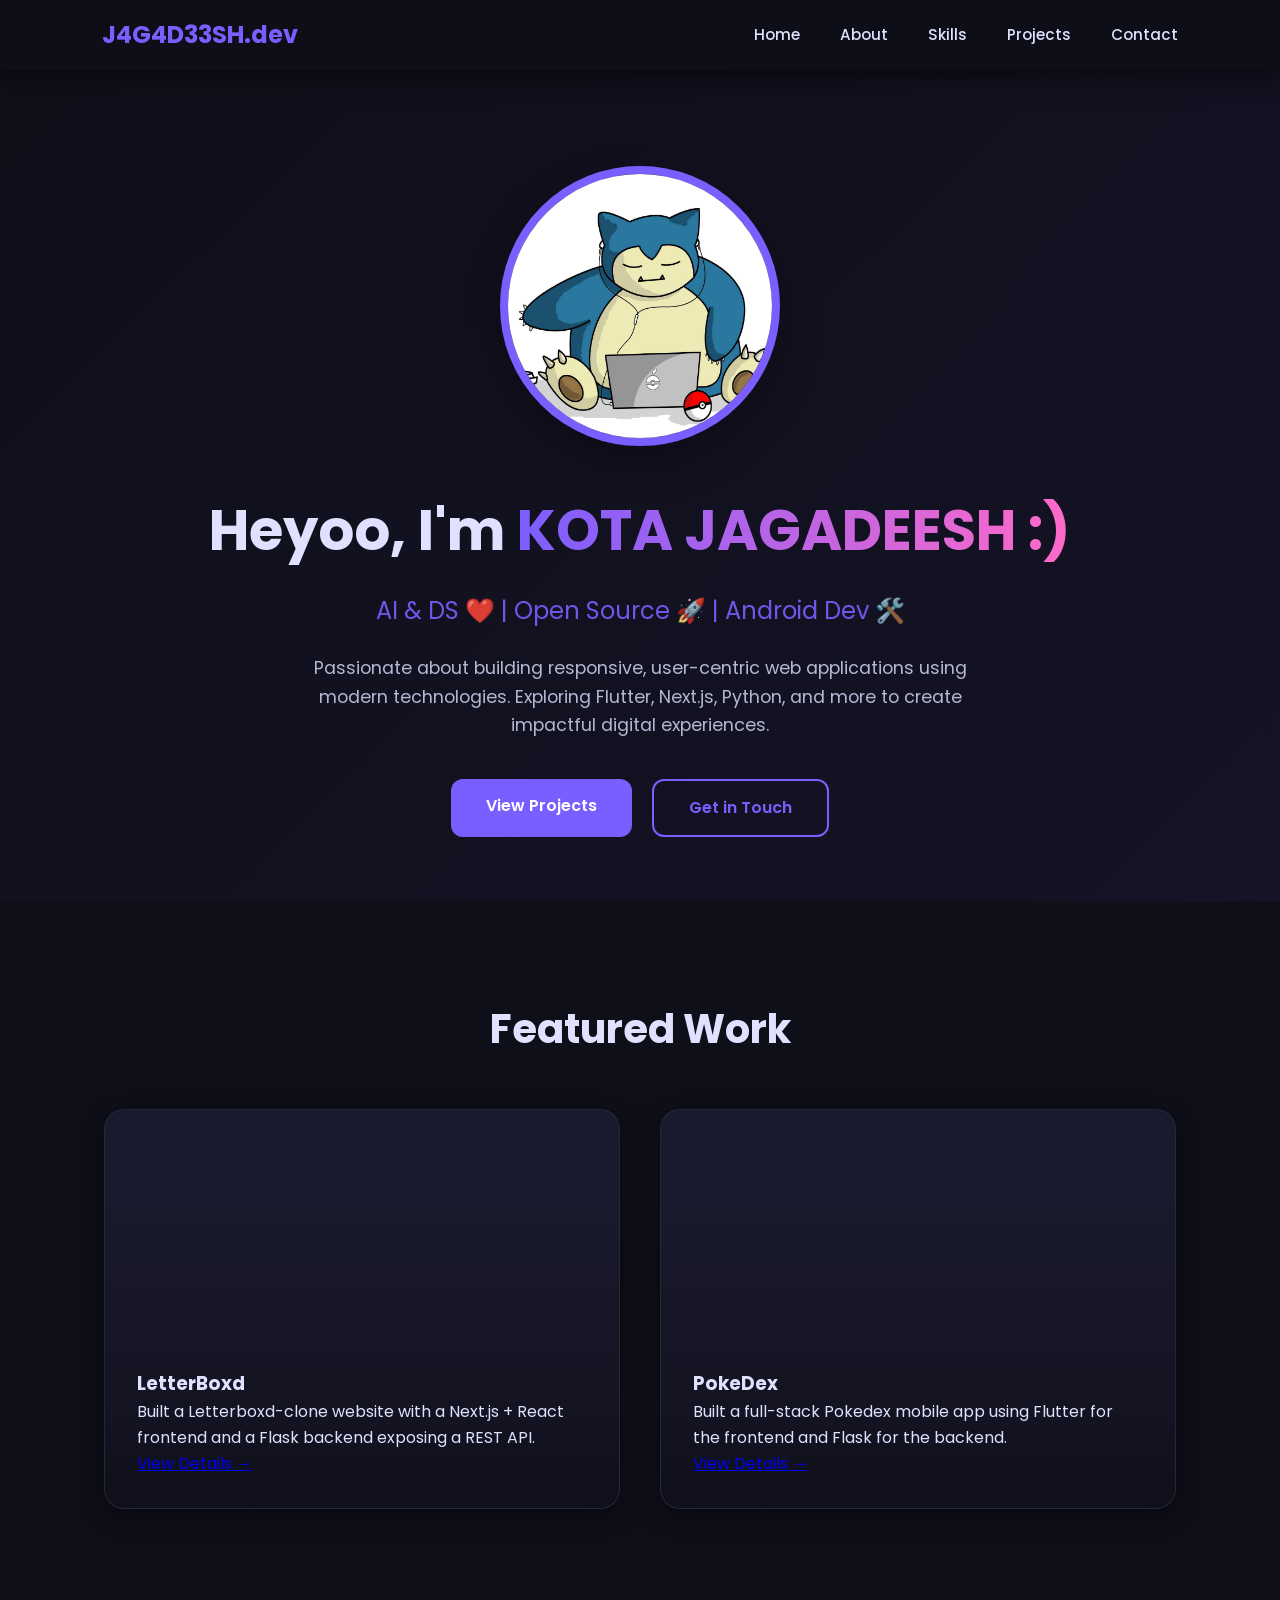
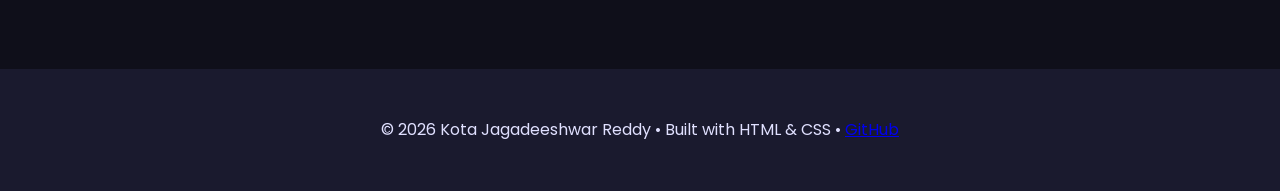
<file: index.html>
<!DOCTYPE html>
<html lang="en">
<head>
    <meta charset="UTF-8">
    <meta name="viewport" content="width=device-width, initial-scale=1.0">
    <title>Kota Jagadeesh - Portfolio</title>
    <link href="https://fonts.googleapis.com/css2?family=Poppins:wght@400;500;600;700&display=swap" rel="stylesheet">
    <link rel="stylesheet" href="css/style-core.css">
    <link rel="stylesheet" href="css/style.css">
</head>
<body class="dark"> 
    <nav>
    <div class="brand">J4G4D33SH<span>.dev</span></div>
    
    <input type="checkbox" id="menu-toggle">
    <label for="menu-toggle" class="hamburger">☰</label>

    <div class="nav-links">
        <a href="index.html">Home</a>
        <a href="about.html">About</a>
        <a href="skills.html">Skills</a>
        <a href="projects.html">Projects</a>
        <a href="contact.html">Contact</a>
    </div>
</nav>

<section class="hero">
    <div class="hero-content">
        <div class="profile-container">
            <div class="profile-wrapper">
                <img src="assets/SNORLAX.png" alt="Kota Jagadeeshwar Reddy" class="profile-pic">
                <div class="ripple-layer"></div>
            </div>
        </div>

        <h1 class="hero-title">
            Heyoo, I'm <span>KOTA JAGADEESH :) </span>
        </h1>
        <p class="hero-subtitle">
    AI & DS ❤️ | Open Source 🚀 | Android Dev 🛠️</p>
        <p class="hero-description">
            Passionate about building responsive, user-centric web applications using modern technologies. 
            Exploring Flutter, Next.js, Python, and more to create impactful digital experiences.
        </p>

        <div class="hero-buttons">
            <a href="projects.html" class="btn primary">View Projects</a>
            <a href="contact.html" class="btn secondary">Get in Touch</a>
        </div>
    </div>
</section>

<section class="featured">
    <h2>Featured Work</h2>
    <div class="featured-grid">
        
        <div class="featured-card" 
             style="background-image: url('https://images.unsplash.com/photo-1518676590629-3dcbd9c5a5c9?ixlib=rb-4.0.3&auto=format&fit=crop&w=1974&q=80');">
            <div class="card-overlay">
                <h3>LetterBoxd</h3>
                <p>Built a Letterboxd-clone website with a Next.js + React frontend and a Flask backend exposing a REST API.</p>
                <a href="https://github.com/Kota-Jagadeesh/LetterBoxd" class="card-link" target="_blank">View Details →</a>
            </div>
        </div>

        <div class="featured-card" 
             style="background-image: url('https://images.unsplash.com/photo-1638613067237-b1127ef06c00?q=80&w=1632&auto=format&fit=crop&ixlib=rb-4.1.0&ixid=M3wxMjA3fDB8MHxwaG90by1wYWdlfHx8fGVufDB8fHx8fA%3D%3D');">
            <div class="card-overlay">
                <h3>PokeDex</h3>
                <p>Built a full-stack Pokedex mobile app using Flutter for the frontend and Flask for the backend.</p>
                <a href="https://github.com/Kota-Jagadeesh/Pok-Codex" class="card-link" target="_blank">View Details →</a>
            </div>
        </div>

    </div>
</section>

<footer>
    <p>© 2026 Kota Jagadeeshwar Reddy • Built with HTML & CSS • <a href="https://github.com/kota-jagadeesh" target="_blank">GitHub</a></p>
</footer>

</body>
</html>
</file>
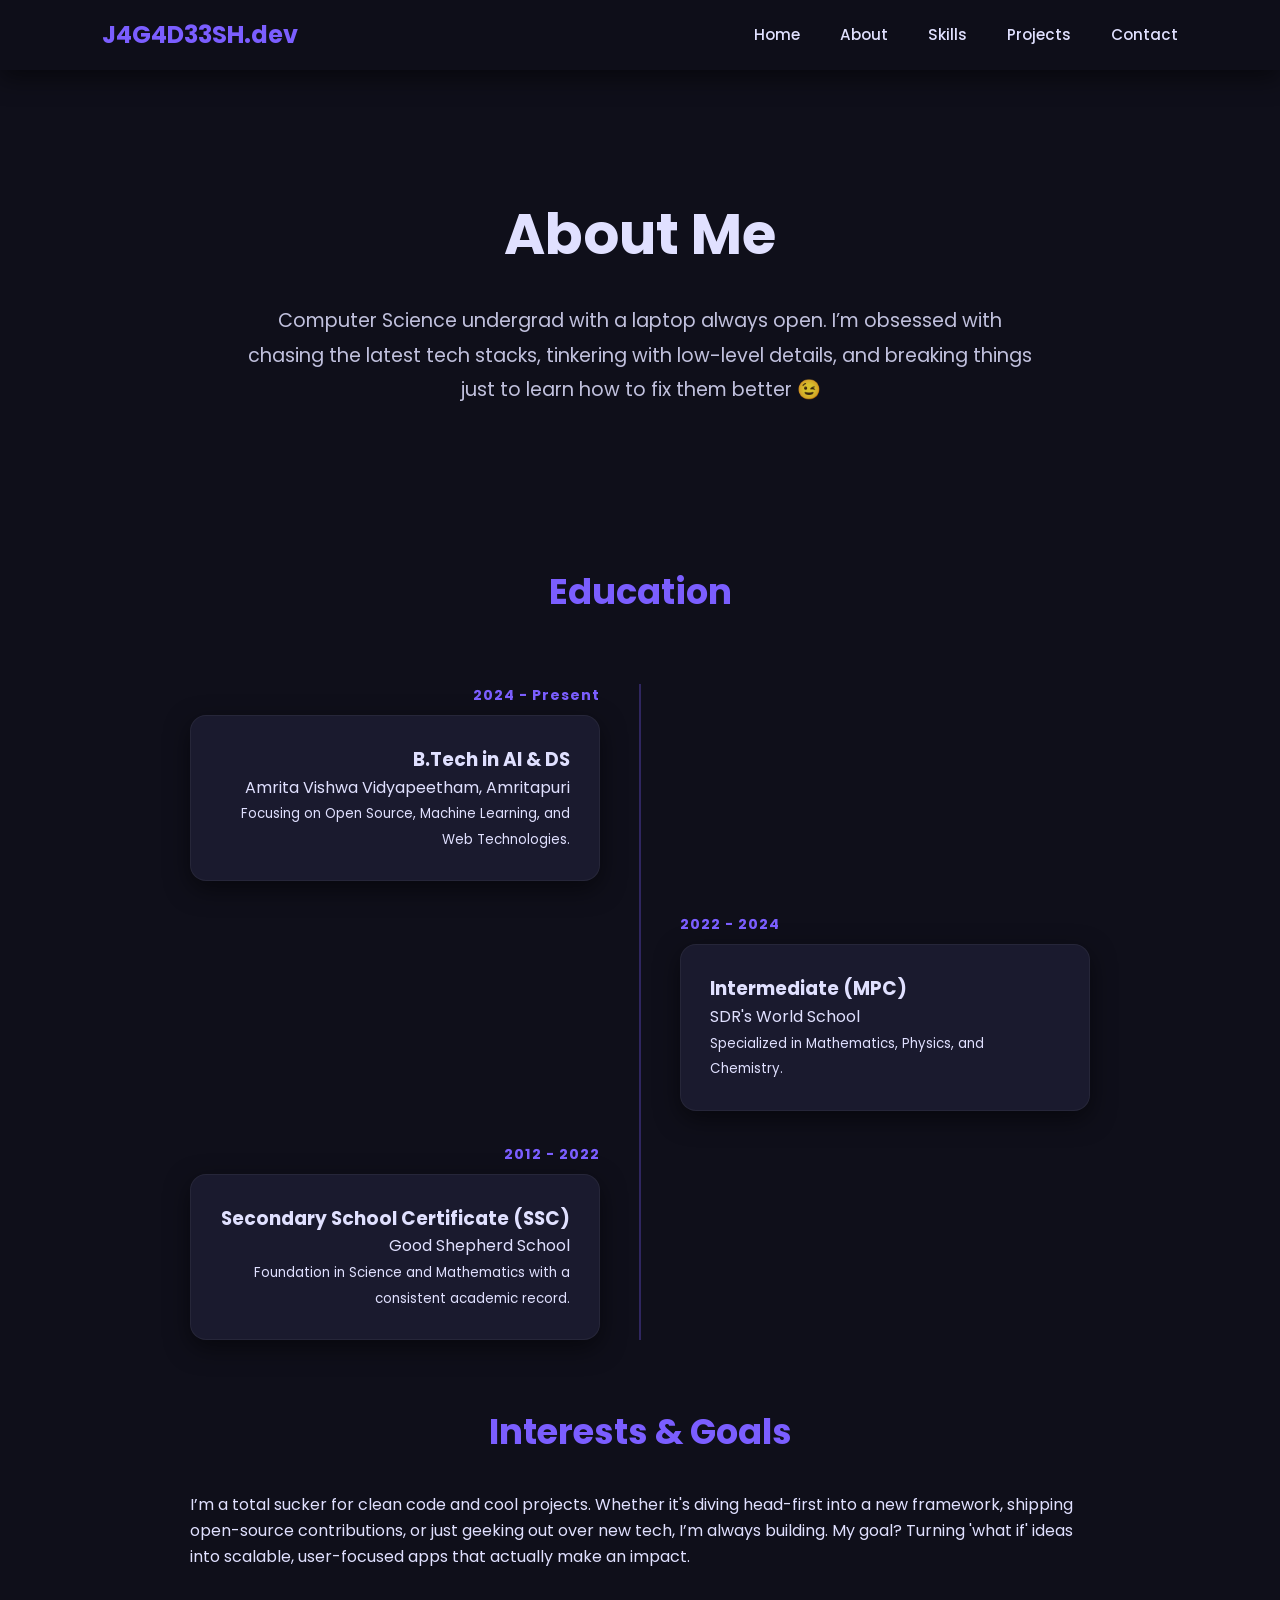
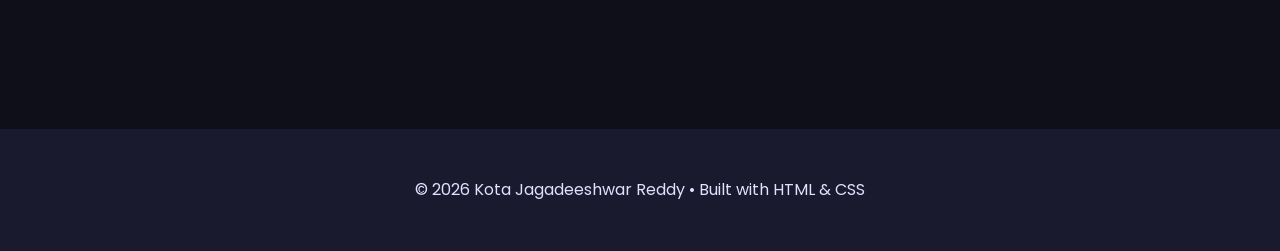
<file: about.html>
<!DOCTYPE html>
<html lang="en">
<head>
    <meta charset="UTF-8">
    <meta name="viewport" content="width=device-width, initial-scale=1.0">
    <title>About - Kota Jagadeeshwar Reddy</title>
    <link href="https://fonts.googleapis.com/css2?family=Poppins:wght@400;500;600;700&display=swap" rel="stylesheet">
    <link rel="stylesheet" href="css/style-core.css">
    <link rel="stylesheet" href="css/about.css">
</head>
<body class="dark"> 
    <nav>
    <div class="brand">J4G4D33SH<span>.dev</span></div>
    
    <input type="checkbox" id="menu-toggle" hidden>
    <label for="menu-toggle" class="hamburger">☰</label>

    <div class="nav-links">
        <a href="index.html">Home</a>
        <a href="about.html">About</a>
        <a href="skills.html">Skills</a>
        <a href="projects.html">Projects</a>
        <a href="contact.html">Contact</a>
    </div>
</nav>

<section class="about-hero">
    <div class="about-content">
        <h1>About Me</h1>
        <p class="lead">
            Computer Science undergrad with a laptop always open. I’m obsessed with chasing the latest tech stacks, tinkering with low-level details, and breaking things just to learn how to fix them better 😉
        </p>
    </div>
</section>

<section class="about-section">
    <div class="container">
        <h2>Education</h2>
        <div class="timeline">
            <div class="timeline-item">
                <div class="timeline-date">2024 - Present</div>
                <div class="timeline-content">
                    <h3>B.Tech in AI & DS</h3>
                    <p>Amrita Vishwa Vidyapeetham, Amritapuri</p>
                    <small>Focusing on Open Source, Machine Learning, and Web Technologies.</small>
                </div>
            </div>

            <div class="timeline-item">
                <div class="timeline-date">2022 - 2024</div>
                <div class="timeline-content">
                    <h3>Intermediate (MPC)</h3>
                    <p>SDR's World School</p>
                    <small>Specialized in Mathematics, Physics, and Chemistry.</small>
                </div>
            </div>

            <div class="timeline-item">
                <div class="timeline-date">2012 - 2022</div>
                <div class="timeline-content">
                    <h3>Secondary School Certificate (SSC)</h3>
                    <p>Good Shepherd School</p>
                    <small>Foundation in Science and Mathematics with a consistent academic record.</small>
                </div>
            </div>
        </div>

        <h2>Interests & Goals</h2>
        <p>I’m a total sucker for clean code and cool projects. Whether it's diving head-first into a new framework, shipping open-source contributions, or just geeking out over new tech, I’m always building. My goal? Turning 'what if' ideas into scalable, user-focused apps that actually make an impact.</p>
    </div>
</section>

<footer>
    <p>© 2026 Kota Jagadeeshwar Reddy • Built with HTML & CSS</p>
</footer>

</body>
</html>
</file>
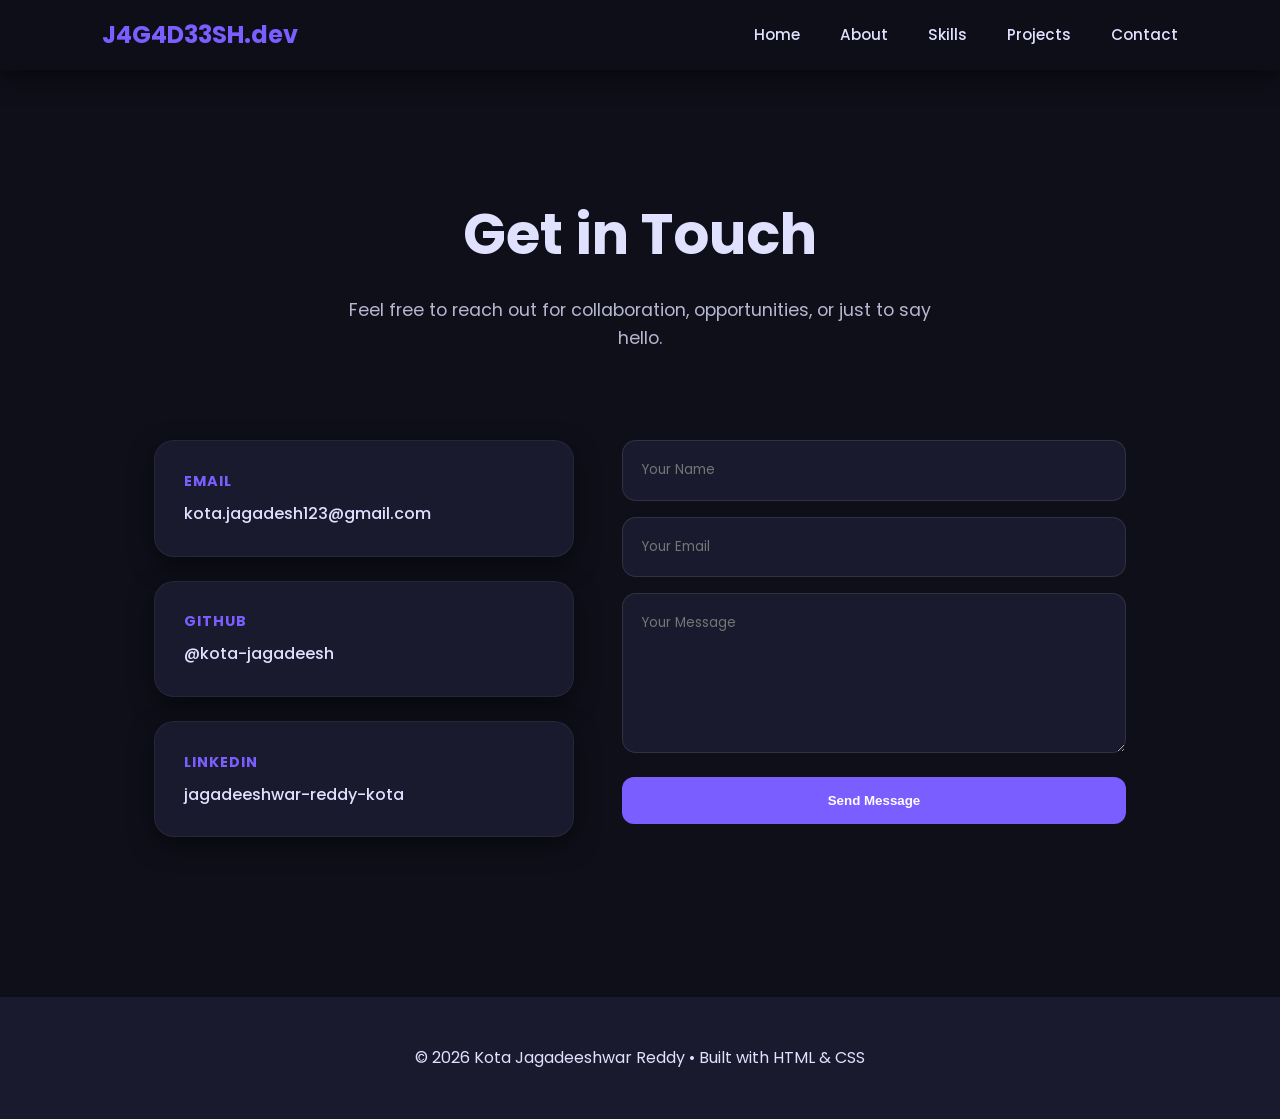
<file: contact.html>
<!DOCTYPE html>
<html lang="en">
<head>
    <meta charset="UTF-8">
    <meta name="viewport" content="width=device-width, initial-scale=1.0">
    <title>Contact - Kota Jagadeeshwar Reddy</title>
    <link href="https://fonts.googleapis.com/css2?family=Poppins:wght@400;500;600;700&display=swap" rel="stylesheet">
    <link rel="stylesheet" href="css/style-core.css">
    <link rel="stylesheet" href="css/contact.css">
</head>
<body class="dark"> 

    <nav>
    <div class="brand">J4G4D33SH<span>.dev</span></div>
    
    <input type="checkbox" id="menu-toggle" hidden>
    <label for="menu-toggle" class="hamburger">☰</label>

    <div class="nav-links">
        <a href="index.html">Home</a>
        <a href="about.html">About</a>
        <a href="skills.html">Skills</a>
        <a href="projects.html">Projects</a>
        <a href="contact.html">Contact</a>
    </div>
</nav>

<section class="contact-hero">
    <h1>Get in Touch</h1>
    <p>Feel free to reach out for collaboration, opportunities, or just to say hello.</p>
</section>

<section class="contact-content">
    <div class="contact-info">
        <div class="info-card">
            <h3>Email</h3>
            <a href="mailto:kota.jagadesh123@gmail.com">kota.jagadesh123@gmail.com</a>
        </div>
        <div class="info-card">
            <h3>GitHub</h3>
            <a href="https://github.com/kota-jagadeesh" target="_blank">@kota-jagadeesh</a>
        </div>
        <div class="info-card">
            <h3>LinkedIn</h3>
            <a href="https://linkedin.com/in/jagadeeshwar-reddy-kota" target="_blank">jagadeeshwar-reddy-kota</a>
        </div>
    </div>

    <form class="contact-form">
        <input type="text" placeholder="Your Name" required>
        <input type="email" placeholder="Your Email" required>
        <textarea placeholder="Your Message" rows="6" required></textarea>
        <button type="submit">Send Message</button>
    </form>
</section>

<footer>
    <p>© 2026 Kota Jagadeeshwar Reddy • Built with HTML & CSS</p>
</footer>

</body>
</html>
</file>
<file: css/style-core.css>
:root {
    --bg: #0f0f1a;
    --text: #e0e0ff;
    --nav-bg: rgba(15, 15, 26, 0.95);
    --card-bg: #1a1a2e;
    --accent: #7b5eff;
    --shadow: 0 8px 25px rgba(0,0,0,0.5);
}

* { 
    margin: 0; 
    padding: 0; 
    box-sizing: border-box; 
}
html { 
    scroll-behavior: smooth; 
}
body {
    font-family: 'Poppins', sans-serif;
    background: var(--bg);
    color: var(--text);
    line-height: 1.6;
    overflow-x: hidden; 
}
nav {
    position: sticky;
    top: 0;
    background: var(--nav-bg);
    backdrop-filter: blur(10px);
    z-index: 1000;
    padding: 1rem 8%;
    display: flex;
    justify-content: space-between;
    align-items: center;
    box-shadow: var(--shadow);
}

.brand {
    font-size: 1.5rem;
    font-weight: 700;
    color: var(--accent);
    white-space: nowrap;
}

.nav-links {
    display: flex;
    gap: 2.5rem;
    align-items: center;
}

.nav-links a {
    color: var(--text);
    text-decoration: none;
    font-weight: 500;
    font-size: 0.95rem;
    transition: 0.3s;
}

.nav-links a:hover {
    color: var(--accent);
}
#menu-toggle, .hamburger {
    display: none;
}
@media (max-width: 768px) {
    nav {
        padding: 1rem 5%;
    }
    .hamburger {
        display: block;
        cursor: pointer;
        font-size: 1.5rem;
        color: var(--text);
        z-index: 1001;
    }

    .nav-links {
        position: fixed;
        top: 0;
        right: -100%;
        height: 100vh;
        width: 70%;
        background: var(--nav-bg);
        flex-direction: column;
        justify-content: center;
        gap: 3rem;
        transition: 0.4s cubic-bezier(0.68, -0.55, 0.27, 1.55);
        box-shadow: -10px 0 30px rgba(0,0,0,0.5);
    }
    #menu-toggle:checked ~ .nav-links {
        right: 0;
    }

    .nav-links a {
        font-size: 1.2rem;
    }
}
.featured {
    padding: 6rem 5%; 
    max-width: 1200px; 
    margin: 0 auto;   
    text-align: center;
}

.featured h2 {
    font-size: 2.5rem;
    margin-bottom: 3rem;
    color: var(--text); 
    font-weight: 700;
}

.featured-grid {
    display: grid;
    grid-template-columns: repeat(auto-fit, minmax(320px, 1fr));
    gap: 2.5rem;
}

.featured-card {
    height: 400px;
    border-radius: 20px;
    background-size: cover;
    background-position: center;
    position: relative;
    overflow: hidden;
    background-color: var(--card-bg); 
    border: 1px solid rgba(255, 255, 255, 0.05); 
    box-shadow: var(--shadow);
    transition: 0.4s;
}

.card-overlay {
    position: absolute;
    inset: 0;
    background: linear-gradient(to bottom, transparent 20%, rgba(15, 15, 26, 0.9) 100%);
    padding: 2rem;
    display: flex;
    flex-direction: column;
    justify-content: flex-end;
    text-align: left; 
}

footer {
    text-align: center;
    padding: 3rem 2rem;
    background: var(--card-bg);
    color: var(--text);
    margin-top: 4rem;
}
</file>
<file: css/style.css>
@keyframes fadeInUp {
    from { opacity: 0; transform: translateY(40px); }
    to { opacity: 1; transform: translateY(0); }
}

@keyframes ripple {
    0% {
        box-shadow: 0 0 0 0 rgba(123,94,255,0.6),
                    0 0 0 20px rgba(123,94,255,0.4),
                    0 0 0 40px rgba(123,94,255,0.2);
    }
    100% {
        box-shadow: 0 0 0 30px rgba(123,94,255,0),
                    0 0 0 50px rgba(123,94,255,0),
                    0 0 0 70px rgba(123,94,255,0);
    }
}

.hero {
    min-height: 90vh;
    display: flex;
    align-items: center;
    justify-content: center;
    padding: 6rem 5% 4rem;
    text-align: center;
    background: linear-gradient(135deg, var(--bg) 0%, rgba(123,94,255,0.05) 100%);
}

.hero-content {
    max-width: 900px;
    animation: fadeInUp 1.2s ease-out;
}

.profile-wrapper {
    position: relative;
    width: 280px;
    height: 280px;
    margin: 0 auto 2.5rem;
}

.profile-pic {
    width: 100%;
    height: 100%;
    object-fit: cover;
    border-radius: 50%;
    border: 8px solid var(--accent);
    box-shadow: 0 15px 40px rgba(0,0,0,0.3);
    transition: transform 0.5s ease;
}

.profile-wrapper:hover .profile-pic {
    transform: scale(1.05);
}

.ripple-layer {
    position: absolute;
    inset: -10px;
    border-radius: 50%;
    pointer-events: none;
    opacity: 0;
}

.profile-wrapper:hover .ripple-layer {
    opacity: 1;
    animation: ripple 2s infinite ease-out;
}

.hero-title {
    font-size: 3.5rem;
    margin-bottom: 1rem;
    font-weight: 700;
}

.hero-title span {
    background: linear-gradient(90deg, #7b5eff, #ff6ac8);
    -webkit-background-clip: text;
    -webkit-text-fill-color: transparent;
}

.hero-subtitle {
    font-size: 1.5rem;
    margin-bottom: 1.5rem;
    opacity: 0.9;
    color: var(--accent);
}

.hero-description {
    font-size: 1.1rem;
    max-width: 700px;
    margin: 0 auto 2.5rem;
    opacity: 0.8;
}

.hero-buttons {
    display: flex;
    gap: 1.2rem;
    justify-content: center;
    flex-wrap: wrap;
}

.btn {
    padding: 0.9rem 2.2rem;
    border-radius: 12px;
    text-decoration: none;
    font-weight: 600;
    transition: all 0.3s ease;
}

.btn.primary {
    background: var(--accent);
    color: white;
}

.btn.primary:hover {
    transform: translateY(-3px);
    box-shadow: 0 10px 25px rgba(123, 94, 255, 0.4);
}

.btn.secondary {
    border: 2px solid var(--accent);
    color: var(--accent);
}

.btn.secondary:hover {
    background: rgba(123, 94, 255, 0.1);
}

.skills-container {
    padding: 80px 5%;
    text-align: center;
    max-width: 1100px;
    margin: 0 auto;
}

.skills-title {
    font-size: 3rem;
    margin-bottom: 3.5rem;
    letter-spacing: 4px;
    color: var(--text);
}

.skills-grid {
    display: flex;
    flex-wrap: wrap;
    gap: 1.2rem;
    justify-content: center;
}

.skill-badge {
    display: flex;
    align-items: center;
    gap: 12px;
    padding: 1rem 1.5rem;
    background: var(--card-bg);
    border: 1px solid rgba(255, 255, 255, 0.05);
    border-radius: 14px;
    transition: all 0.3s ease;
    box-shadow: var(--shadow);
    min-width: 160px;
}

.skill-badge:hover {
    transform: translateY(-8px);
    border-color: var(--accent);
    background: rgba(123, 94, 255, 0.05);
}

.skill-badge img {
    width: 28px;
    height: 28px;
}

.skill-badge span {
    font-weight: 500;
    font-size: 1rem;
}

.skill-badge.nextjs img {
    filter: invert(1);
}

@media (max-width: 768px) {
    .hero-title { font-size: 2.5rem; }
    .hero-subtitle { font-size: 1.2rem; }
    .profile-wrapper { width: 220px; height: 220px; }
    .skills-title { font-size: 2.2rem; }
}
</file>
<file: css/about.css>
.about-hero {
    padding: 120px 5% 60px;
    text-align: center;
}

.about-content h1 {
    font-size: 3.5rem;
    margin-bottom: 1.5rem;
    color: var(--text);
}

.lead {
    font-size: 1.2rem;
    max-width: 800px;
    margin: 0 auto;
    line-height: 1.8;
    color: var(--text);
    opacity: 0.85;
}

.about-section {
    padding: 2rem 5% 6rem;
}

.container {
    max-width: 900px;
    margin: 0 auto;
}

h2 {
    font-size: 2.2rem;
    margin: 4rem 0 2rem;
    color: var(--accent);
    text-align: center;
}

.timeline {
    position: relative;
    margin: 4rem auto;
}

.timeline::before {
    content: '';
    position: absolute;
    width: 2px;
    background: rgba(123, 94, 255, 0.3);
    top: 0;
    bottom: 0;
    left: 50%;
    transform: translateX(-50%);
}

.timeline-item {
    position: relative;
    width: 50%;
    margin-bottom: 2rem;
}

.timeline-item:nth-child(odd) { 
    left: 0; 
    text-align: right; 
    padding-right: 40px; 
}

.timeline-item:nth-child(even) { 
    left: 50%; 
    padding-left: 40px; 
}

.timeline-date {
    font-weight: 700;
    color: var(--accent);
    font-size: 0.9rem;
    letter-spacing: 1px;
    margin-bottom: 0.5rem;
}

.timeline-content {
    background: var(--card-bg);
    padding: 1.8rem;
    border-radius: 16px;
    border: 1px solid rgba(255, 255, 255, 0.05);
    box-shadow: var(--shadow);
    transition: all 0.3s ease;
}

.timeline-content:hover {
    transform: translateY(-5px);
    border-color: var(--accent);
}

@media (max-width: 768px) {
    .timeline::before { left: 20px; }
    .timeline-item { width: 100%; text-align: left !important; padding-left: 50px !important; }
    .timeline-item:nth-child(even) { left: 0; }
}
</file>
<file: css/contact.css>
.contact-hero {
    padding: 120px 5% 40px;
    text-align: center;
}

.contact-hero h1 { 
    font-size: 3.5rem; 
    margin-bottom: 1rem; 
}

.contact-hero p { 
    font-size: 1.1rem; 
    opacity: 0.8; 
    max-width: 600px;
    margin: 0 auto;
}

.contact-content {
    padding: 3rem 5% 6rem;
    max-width: 1100px;
    margin: 0 auto;
    display: grid;
    grid-template-columns: 1fr 1.2fr; 
    gap: 3rem;
    align-items: start;
}

.contact-info {
    display: flex;
    flex-direction: column;
    gap: 1.5rem;
}

.info-card {
    background: var(--card-bg);
    padding: 1.8rem;
    border-radius: 20px;
    border: 1px solid rgba(255, 255, 255, 0.05);
    box-shadow: var(--shadow);
    transition: all 0.3s ease;
}

.info-card:hover { 
    transform: translateY(-5px);
    border-color: var(--accent);
}

.info-card h3 { 
    font-size: 0.9rem;
    text-transform: uppercase;
    letter-spacing: 1px;
    margin-bottom: 0.5rem; 
    color: var(--accent); 
}

.info-card a {
    color: var(--text);
    font-weight: 500;
    text-decoration: none;
    word-break: break-all;
}

.contact-form {
    display: flex;
    flex-direction: column;
    gap: 1rem;
}

input, textarea {
    padding: 1.2rem;
    border: 1px solid rgba(255, 255, 255, 0.1);
    border-radius: 14px;
    background: var(--card-bg);
    color: var(--text);
    font-family: inherit;
    transition: border-color 0.3s;
}

input:focus, textarea:focus {
    outline: none;
    border-color: var(--accent);
}

button {
    padding: 1rem;
    background: var(--accent);
    color: white;
    border: none;
    border-radius: 12px;
    font-weight: 600;
    cursor: pointer;
    transition: all 0.3s ease;
    margin-top: 0.5rem;
}

button:hover {
    filter: brightness(1.1);
    transform: translateY(-2px);
    box-shadow: 0 10px 25px rgba(123, 94, 255, 0.3);
}

@media (max-width: 850px) {
    .contact-content { 
        grid-template-columns: 1fr; 
        gap: 2rem;
    }
}
</file>
